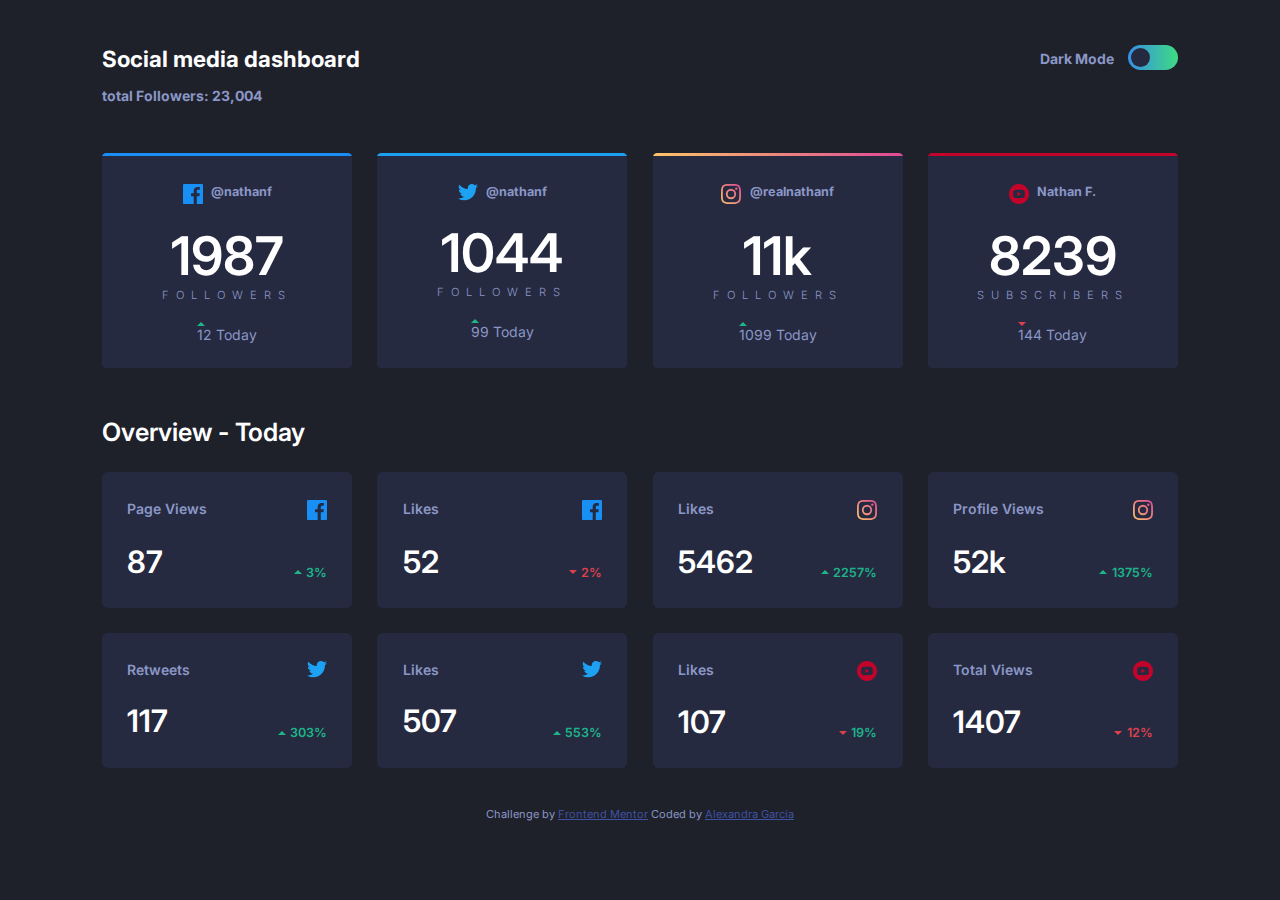
<file: index.html>
<!DOCTYPE html>
<html lang="en">
<head>
  <meta charset="UTF-8">
  <meta name="viewport" content="width=device-width, initial-scale=1.0"> <!-- displays site properly based on user's device -->

  <link rel="icon" type="image/png" sizes="32x32" href="./images/social-media.png">
  <link rel="stylesheet" href="./style/style.css">
  
  <title>Social media dashboard</title>

  <!-- Feel free to remove these styles or customise in your own stylesheet 👍 -->
  <style>
    .attribution { font-size: 11px; text-align: center; }
    .attribution a { color: hsl(228, 45%, 44%); }
  </style>
  <script src="./scripts/script.js" defer></script>
</head>
<body>
  <!-- HEADER -->
  <header class="header">
    <h1 class="header__title">Social media dashboard</h1>
    <p class="header__info">total Followers: 23,004</p>
    <hr class="header__hr">
    <article class="darklight">
      <h2 id="toggle-label" class="darklight__label">Dark Mode</h2>
      <div id="toggle" class="toggle">
        <div id="toggle-circle" class="toggle__circle"></div>
      </div>
    </article>
  </header>
  <!-- MAIN -->
  <main class="main">
    <section class="principal">
      <!--PRINCIPAL CARD 1-->
      <article class="principal-card">
        <header class="principal-card__header">
          <img class="principal-card__arrowhead"  class="principal-card__logo" src="./images/icon-facebook.svg" alt="logo facebook">
          <h3 class="principal-card__username">@nathanf</h3>
        </header>
        <div class="principal-card__body">
          <h3 class="principal-card__number">1987</h3>
          <p class="principal-card__label">Followers</p>
        </div>
        <footer class="principal-card__footer">
          <img  class="principal-card__arrowhead" src="./images/icon-up.svg" alt="arrowhead up">
          <p class="principal-card_statistic">12 Today</p>
        </footer>
      </article>
      <!--PRINCIPAL CARD 2-->
      <article class="principal-card">
        <header class="principal-card__header">
          <img  class="principal-card__arrowhead" class="principal-card__logo" src="./images/icon-twitter.svg" alt="logo twitter">
          <h3 class="principal-card__username">@nathanf</h3>
        </header>
        <div class="principal-card__body">
          <h3 class="principal-card__number">1044</h3>
          <p class="principal-card__label">Followers</p>
        </div>
        <footer class="principal-card__footer">
          <img src="./images/icon-up.svg" alt="arrowhead up">
          <p class="principal-card_statistic">99 Today</p>
        </footer>
      </article>
      <!--PRINCIPAL CARD 3-->
      <article class="principal-card">
        <header class="principal-card__header">
          <img class="principal-card__logo" src="./images/icon-instagram.svg" alt="logo instagram">
          <h3 class="principal-card__username">@realnathanf</h3>
        </header>
        <div class="principal-card__body">
          <h3 class="principal-card__number"> 11k</h3>
          <p class="principal-card__label">Followers</p>
        </div>
        <footer class="principal-card__footer">
          <img src="./images/icon-up.svg" alt="arrowhead up">
          <p class="principal-card_statistic">1099 Today</p>
        </footer>
      </article>
      <!--PRINCIPAL CARD 4-->
      <article class="principal-card">
        <header class="principal-card__header">
          <img class="principal-card__logo" src="./images/icon-youtube.svg" alt="logo youtube">
          <h3 class="principal-card__username">Nathan F.</h3>
        </header>
        <div class="principal-card__body">
          <h3 class="principal-card__number">8239</h3>
          <p class="principal-card__label">Subscribers</p>
        </div>
        <footer class="principal-card__footer">
          <img  class="principal-card__arrowhead" src="./images/icon-down.svg" alt="arrowhead dow">
          <p class="principal-card_statistic">144 Today</p>
        </footer>
      </article>
    </section>
    <!--SECTION OVERVIEW-->
    <section class="overview">
      <h2 class="overview__title">Overview - Today</h2>
      <div class="overview__container">
    <!--SECTION OVERVIEW 1-->
        <article class="card-overview">
          <h3 class="card-overview__title">Page Views</h3>
          <img  class="card-overview__logo" src="./images/icon-facebook.svg" alt="logo facebook">
          <p class="card-overview__number">87</p>
          <div class="card-overview__statistics">
            <img class="card-overview__statistics-img" src="./images/icon-up.svg"
              alt="arrowhead up">
              <p class="card-overview__statistics-label up">3%</p>
          </div>
        </article>
          <!--SECTION OVERVIEW 2-->
        <article class="card-overview">
          <h3 class="card-overview__title">Likes</h3>
          <img  class="card-overview__logo" src="./images/icon-facebook.svg" alt="logo facebook">
          <p class="card-overview__number">52</p>
          <div class="card-overview__statistics">
            <img class="card-overview__statistics-img" src="./images/icon-down.svg"
              alt="arrowhead down">
              <p class="card-overview__statistics-label down">2%</p>
          </div>
        </article>
          <!--SECTION OVERVIEW 3-->
        <article class="card-overview">
          <h3 class="card-overview__title">Likes</h3>
          <img  class="card-overview__logo" src="./images/icon-instagram.svg" alt="logo instagram">
          <p class="card-overview__number">5462</p>
          <div class="card-overview__statistics">
            <img class="card-overview__statistics-img" src="./images/icon-up.svg"
              alt="arrowhead up">
              <p class="card-overview__statistics-label up">2257%</p>
          </div>
        </article>
          <!--SECTION OVERVIEW 4-->
        <article class="card-overview">
          <h3 class="card-overview__title">Profile Views</h3>
          <img  class="card-overview__logo" src="./images/icon-instagram.svg" alt="logo instagram">
          <p class="card-overview__number">52k</p>
          <div class="card-overview__statistics">
            <img class="card-overview__statistics-img" src="./images/icon-up.svg"
              alt="arrowhead up">
              <p class="card-overview__statistics-label up">1375%</p>
          </div>
        </article>
          <!--SECTION OVERVIEW 5-->
        <article class="card-overview">
          <h3 class="card-overview__title">Retweets</h3>
          <img  class="card-overview__logo" src="./images/icon-twitter.svg" alt="logo twitter">
          <p class="card-overview__number">117</p>
          <div class="card-overview__statistics">
            <img class="card-overview__statistics-img" src="./images/icon-up.svg"
              alt="arrowhead up">
              <p class="card-overview__statistics-label up">303%</p>
          </div>
        </article>
          <!--SECTION OVERVIEW 6-->
        <article class="card-overview">
          <h3 class="card-overview__title">Likes</h3>
          <img  class="card-overview__logo" src="./images/icon-twitter.svg" alt="logo twitter">
          <p class="card-overview__number">507</p>
          <div class="card-overview__statistics">
            <img class="card-overview__statistics-img" src="./images/icon-up.svg"
              alt="arrowhead up">
              <p class="card-overview__statistics-label up">553%</p>
          </div>
        </article>
          <!--SECTION OVERVIEW 7-->
        <article class="card-overview">
          <h3 class="card-overview__title">Likes</h3>
          <img  class="card-overview__logo" src="./images/icon-youtube.svg" alt="logo youtube">
          <p class="card-overview__number">107</p>
          <div class="card-overview__statistics">
            <img class="card-overview__statistics-img" src="./images/icon-down.svg"
              alt="arrowhead up">
              <p class="card-overview__statistics-label up">19%</p>
          </div>
        </article>
          <!--SECTION OVERVIEW 8-->
        <article class="card-overview">
          <h3 class="card-overview__title">Total Views</h3>
          <img  class="card-overview__logo" src="./images/icon-youtube.svg" alt="logo youtube">
          <p class="card-overview__number">1407</p>
          <div class="card-overview__statistics">
            <img class="card-overview__statistics-img" src="./images/icon-down.svg"
              alt="arrowhead down">
              <p class="card-overview__statistics-label down">12%</p>
          </div>
        </article>
      </div>
    </section>
  </main>



<div class="attribution">
    Challenge by <a href="https://www.frontendmentor.io?ref=challenge" target="_blank">Frontend Mentor</a> 
    Coded by <a href="https://soyalexandragarcia.com/" target="_blank">Alexandra García</a>
  </div> 
</body>
</html>
</file>
<file: style/style.css>
@import url('https://fonts.googleapis.com/css2?family=Inter:wght@100;200;400;600;700&display=swap');

:root {
    --bg-color:  hsl(230, 17%, 14%);
    --bg-card:   hsl(228, 28%, 20%);
    --text-color-white: hsl(0, 0%, 100%);
    --text-color-gray: hsl(228, 34%, 66%);
    --border-color-facebook: hsl(208, 92%, 53%);
    --border-color-twitter: hsl(203, 89%, 53%);
    --border-color-instagram-1: hsl(37, 97%, 70%);
    --border-color-instagram-2: hsl(329, 70%, 58%);
    --border-color-youtube: hsl(348, 97%, 39%);
    --toggle-color-bg-1: hsl(210, 78%, 56%);
    --toggle-color-bg-2: hsl(146, 68%, 55%);
    --statistics-up: hsl(163, 72%, 41%);
    --statistics-down: hsl(356, 69%, 56%);
}
.light-mode {
--bg-color: hsl(0, 0%, 100%);
--bg-card: hsl(227, 47%, 96%);
--text-color-gray: hsl(228, 12%, 44%);
--text-color-white: hsl(230, 17%, 14%); 
}
/* -- RESET -- */
* 
    *, *::before, *::after {
        box-sizing: border-box;
    }
html {
    font-size: 14px;
}
body {
    font-family: "Inter", sans-serif;
    margin: 0;
    padding: 45px 25px;
    background-color: var(--bg-color);
    color: var(--text-color-gray);
}
h1, h2, h3, p {
    margin-top: 0;
    margin-bottom: 0;
}
img {
    display: block;
}
.header__title {
    font-size: 1.6rem;
    margin-bottom: 0.2em;
    color:var(--text-color-white);
}
.header__info {
    font-size: 1rem;
    font-weight: 700;
    margin-bottom: 1.5em;
}
.header__hr{
    border: none;
    border-top:1px solid var(--text-color-gray);
    opacity: 0.2;
    margin-bottom: 1.5em;
}
.darklight {
    display: flex;
    justify-content: space-between;
    align-items: center;
}
.darklight__label{
    font-size: 1rem;
    margin-bottom: 1em;
}
.toggle {
    width: 50px;
    aspect-ratio: 2;
    border-radius: 15px;
    padding: 3px;
    background-image: linear-gradient(to right, 
    var(--toggle-color-bg-1), var(--toggle-color-bg-2));
    cursor: pointer;
    margin-bottom: 1.2em;

}
.toggle__circle {
    height: 100%;
    aspect-ratio: 1;
    background-color: var(--bg-card);
    border-radius: 50%;
    transition: transform 200ms ease;
}
.toggle__circle--right {
    transform: translateX(calc(50px - 6px - 100%));
    transition: transform 200ms ease;
}
/* -- PRINCIPAL SECTION -- */
.principal {
    display: flex;
    flex-wrap: wrap;
    justify-content: center;
    gap: 1.8em;
}
.principal-card {
    width: min(100%, 325px);
    display: flex;
    flex-direction: column;
    align-items: center;
    background-color: var(--bg-card);
    gap: 1.4em;
    padding: 2.2em 0 1.8em;
    border-radius: 0.3em;
    position: relative;
    overflow: hidden;
}
.principal-card::before {
    content: '';
    width: 100%;
    position:absolute;
    height: 0.2em;
    top: 0;
}
.principal-card:nth-child(1)::before {
    background-color: var(--border-color-facebook);
}
.principal-card:nth-child(2)::before {
    background-color: var(--border-color-twitter);
}
.principal-card:nth-child(3)::before {
    background-image: linear-gradient(to right, 
    var(--border-color-instagram-1), var(--border-color-instagram-2)) ;
}
.principal-card:nth-child(4)::before {
    background-color: var(--border-color-youtube);
}
.principal-card__header {
    display: flex;
    gap: 0.6em;
}
.principal-card__username {
    font-size: 0.9rem;
}
.principal-card__number {
    font-size:3.8rem;
    color: var(--text-color-white);
    font-weight: 600;
    text-align: center;
}
.principal-card__label{
    text-align: center;
    text-transform: uppercase;
    letter-spacing: 0.5rem;
    font-size: 0.8rem;
    font-weight: 300;
}
.principal-card_footer {
    display: flex;
    gap: 0.5em;
    align-items: center;
    margin-top: 0.5em
}
.principal-card__statistic {
    font-size: 0.8rem;
    color: var(--text-color-white);
    font-weight: 700;
    color: var(--text-color-white)
}
.up {
    color: var(--statistics-up)
}
.down {
    color: var(--statistics-down)
}
/* -- SECTION OVERVIEW -- */
.overview {
    margin-top: 3.5em;
}
.overview__title{
    color: var(--text-color-white);
    font-size: 1.8rem;
    font-weight: 600;
    margin-bottom: 1em;
}
.overview__container {
    display: flex;
    flex-wrap: wrap;
    justify-content: center;
    gap: 1.2em;
}
.card-overview {
    width: 100%;
    max-width: 325px;
    background-color: var(--bg-card);
    border-radius: 0.4em;
    padding: 2em 1.8em;
    display: grid;
    grid-template-columns: repeat(2, auto);
    row-gap: 1.6em;
}
.card-overview__logo,
.card-overview__statistics{
    justify-self: end;
}
.card-overview__title{
    font-size: 1rem;
    font-weight: 600;
}
.card-overview__number{
    font-size: 2.2rem;
    font-weight: 600;
    color: var(--text-color-white);
}
.card-overview__statistics{
    align-self: end;
    display: flex;
    gap: 0.3em;
    align-items: center;
}
.card-overview__statistics-label {
    font-size: 0.9rem;
    font-weight: 600;
}
/* -- FOOTER-- */
.attribution{
    margin-top: 3.5em;
}

/* -- RESPONSIVE 720PX-- */
@media screen and (min-width: 720px) {
    .header,
    .main {
        max-width: 1076px;
        margin-left: auto;
        margin-right: auto;
    }
    .header {
        display: grid;
        grid-template-columns: repeat(2, auto);
        margin-bottom: 2em;
    }
    .header__info {
        grid-column: 1 / 2;
        grid-row: 2 / 3;
    }
    .darklight {
        margin-bottom: 0;
        justify-content: flex-end;
        gap: 1em;
    }
    .header__hr {
        display: none;
    }
    .card-overview,
    .principal-card {
        max-width: 250px;
    }
    .overview__container{
        gap: 1.8em;
    }
}
</file>
